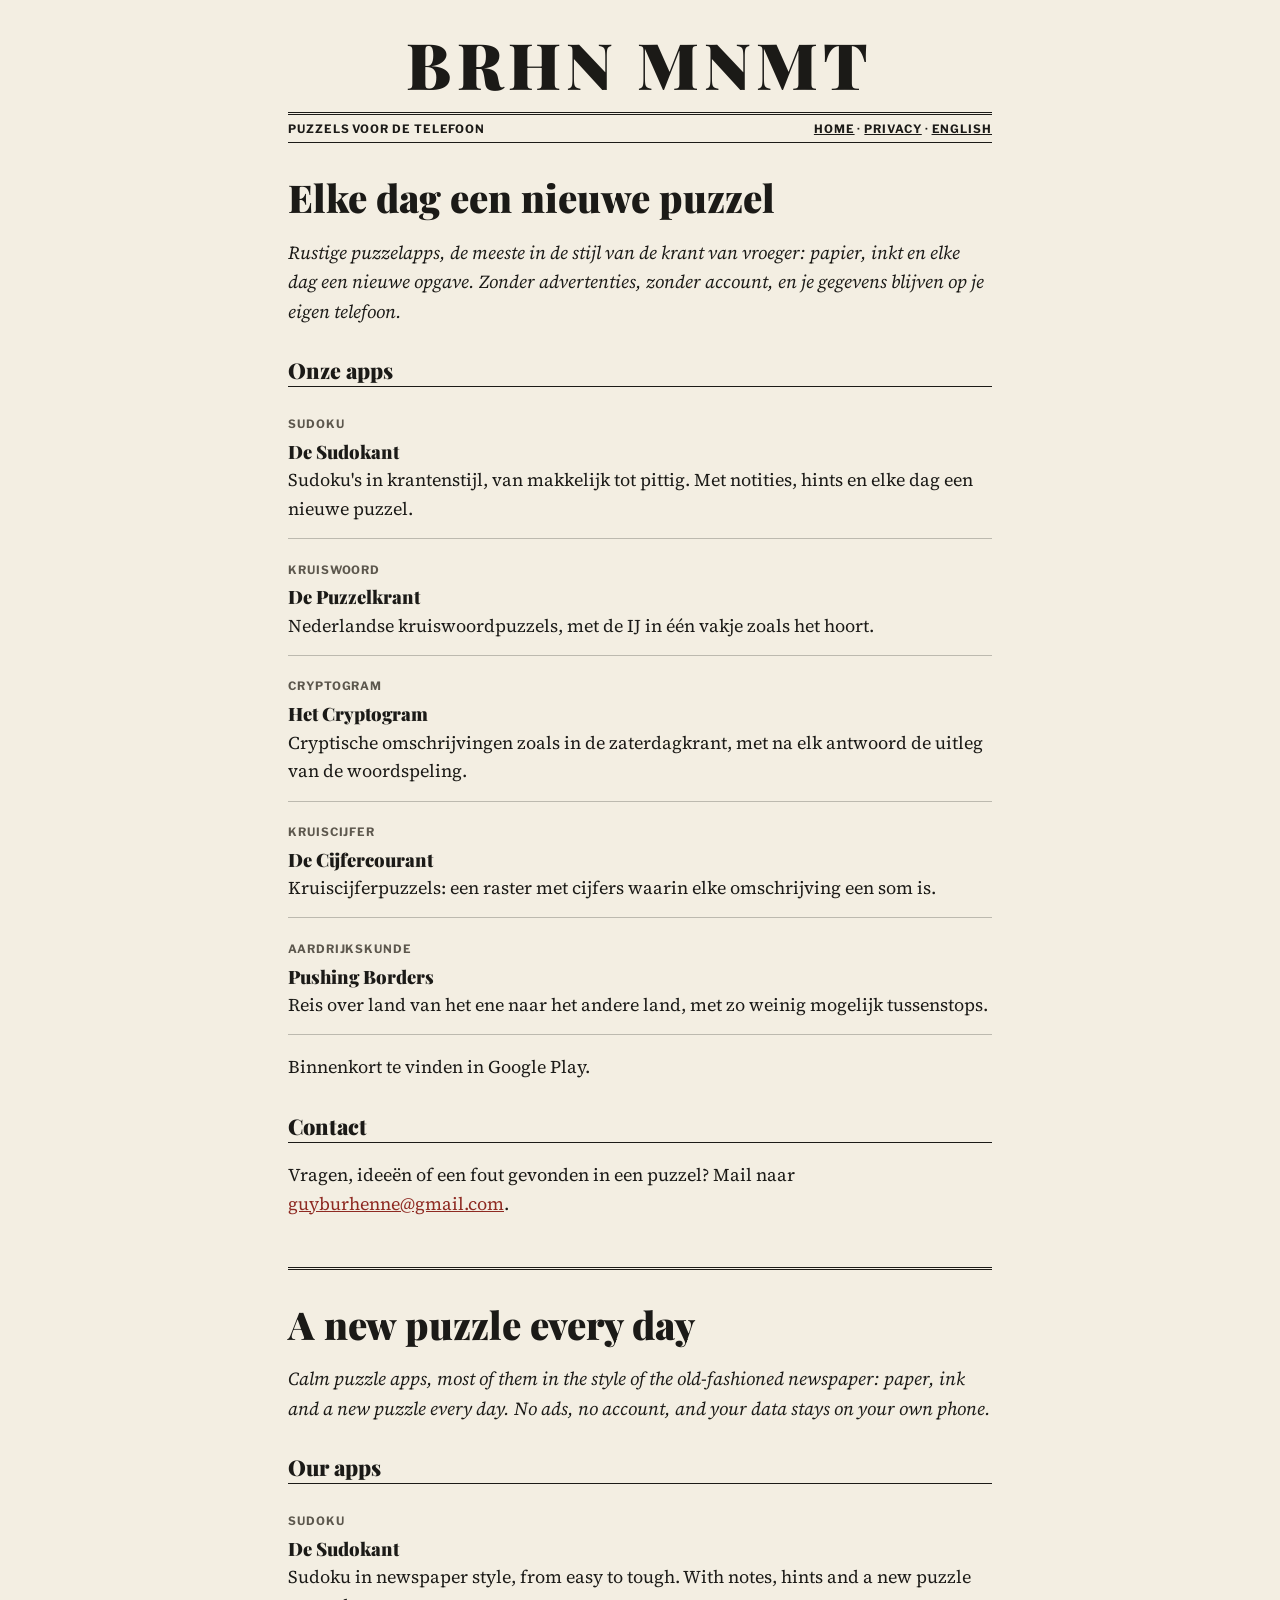
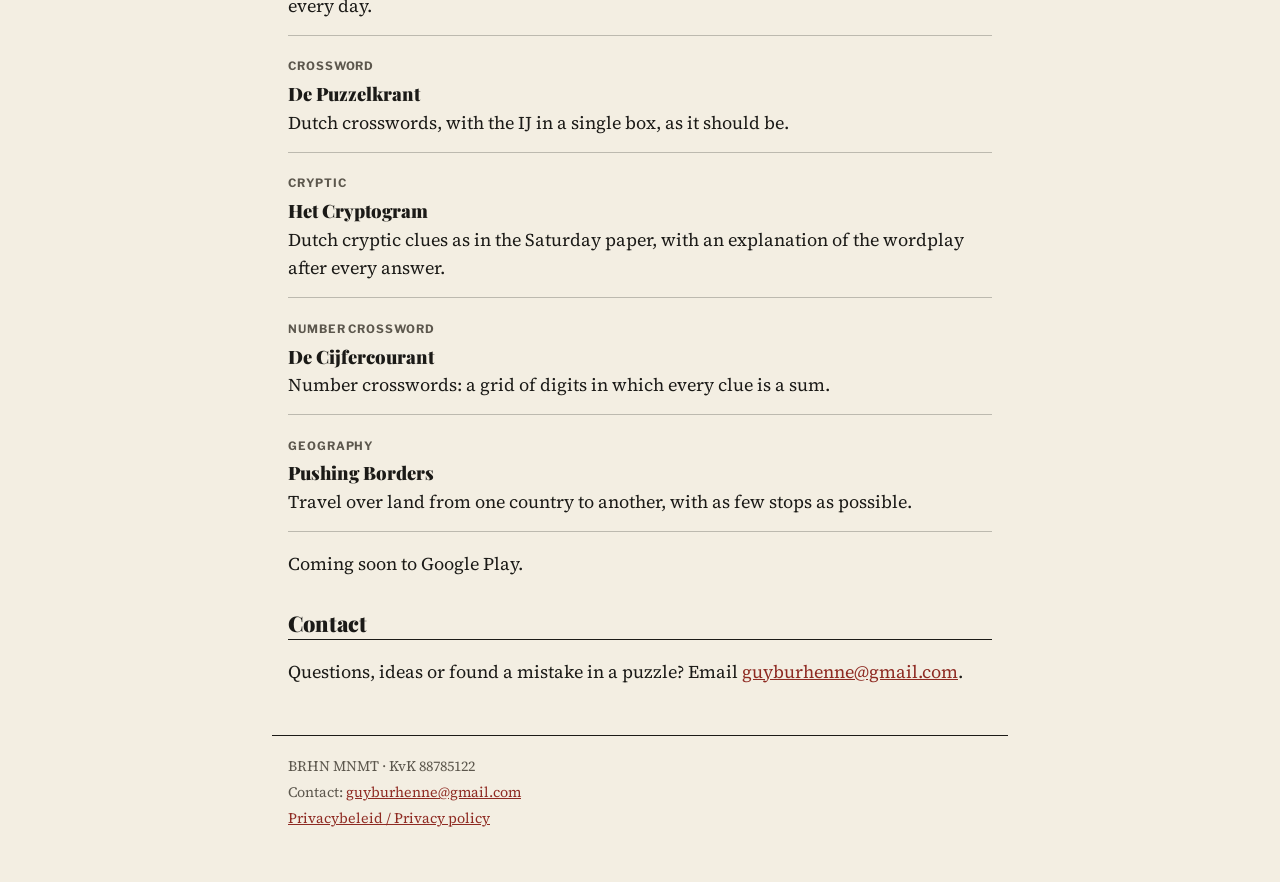
<file: index.html>
<!doctype html>
<html lang="nl">
<head>
<meta charset="utf-8">
<meta name="viewport" content="width=device-width, initial-scale=1">
<title>BRHN MNMT · Puzzelapps</title>
<meta name="description" content="Puzzelapps in krantenstijl van BRHN MNMT: sudoku, kruiswoord, cryptogram, kruiscijfer en aardrijkskunde.">
<link rel="stylesheet" href="/style.css">
</head>
<body>
<header class="masthead">
  <p class="name"><a href="/">BRHN MNMT</a></p>
  <div class="dateline"><span>Puzzels voor de telefoon</span><span><a href="/">Home</a> · <a href="/privacy/">Privacy</a> · <a href="#en">English</a></span></div>
</header>
<main>
<section lang="nl">
<h1>Elke dag een nieuwe puzzel</h1>
<p class="lead">Rustige puzzelapps, de meeste in de stijl van de krant van vroeger: papier, inkt en elke dag een nieuwe opgave. Zonder advertenties, zonder account, en je gegevens blijven op je eigen telefoon.</p>
<h2>Onze apps</h2>
<ul class="apps">
<li><span class="kicker">Sudoku</span><strong>De Sudokant</strong>Sudoku's in krantenstijl, van makkelijk tot pittig. Met notities, hints en elke dag een nieuwe puzzel.</li>
<li><span class="kicker">Kruiswoord</span><strong>De Puzzelkrant</strong>Nederlandse kruiswoordpuzzels, met de IJ in één vakje zoals het hoort.</li>
<li><span class="kicker">Cryptogram</span><strong>Het Cryptogram</strong>Cryptische omschrijvingen zoals in de zaterdagkrant, met na elk antwoord de uitleg van de woordspeling.</li>
<li><span class="kicker">Kruiscijfer</span><strong>De Cijfercourant</strong>Kruiscijferpuzzels: een raster met cijfers waarin elke omschrijving een som is.</li>
<li><span class="kicker">Aardrijkskunde</span><strong>Pushing Borders</strong>Reis over land van het ene naar het andere land, met zo weinig mogelijk tussenstops.</li>
</ul>
<p>Binnenkort te vinden in Google Play.</p>
<h2>Contact</h2>
<p>Vragen, ideeën of een fout gevonden in een puzzel? Mail naar <a href="mailto:guyburhenne@gmail.com">guyburhenne@gmail.com</a>.</p>
</section>
<section id="en" class="lang" lang="en">
<h1>A new puzzle every day</h1>
<p class="lead">Calm puzzle apps, most of them in the style of the old-fashioned newspaper: paper, ink and a new puzzle every day. No ads, no account, and your data stays on your own phone.</p>
<h2>Our apps</h2>
<ul class="apps">
<li><span class="kicker">Sudoku</span><strong>De Sudokant</strong>Sudoku in newspaper style, from easy to tough. With notes, hints and a new puzzle every day.</li>
<li><span class="kicker">Crossword</span><strong>De Puzzelkrant</strong>Dutch crosswords, with the IJ in a single box, as it should be.</li>
<li><span class="kicker">Cryptic</span><strong>Het Cryptogram</strong>Dutch cryptic clues as in the Saturday paper, with an explanation of the wordplay after every answer.</li>
<li><span class="kicker">Number crossword</span><strong>De Cijfercourant</strong>Number crosswords: a grid of digits in which every clue is a sum.</li>
<li><span class="kicker">Geography</span><strong>Pushing Borders</strong>Travel over land from one country to another, with as few stops as possible.</li>
</ul>
<p>Coming soon to Google Play.</p>
<h2>Contact</h2>
<p>Questions, ideas or found a mistake in a puzzle? Email <a href="mailto:guyburhenne@gmail.com">guyburhenne@gmail.com</a>.</p>
</section>
</main>
<footer>
  <p>BRHN MNMT · KvK 88785122</p>
  <p>Contact: <a href="mailto:guyburhenne@gmail.com">guyburhenne@gmail.com</a></p>
  <p><a href="/privacy/">Privacybeleid / Privacy policy</a></p>
</footer>
</body>
</html>
</file>
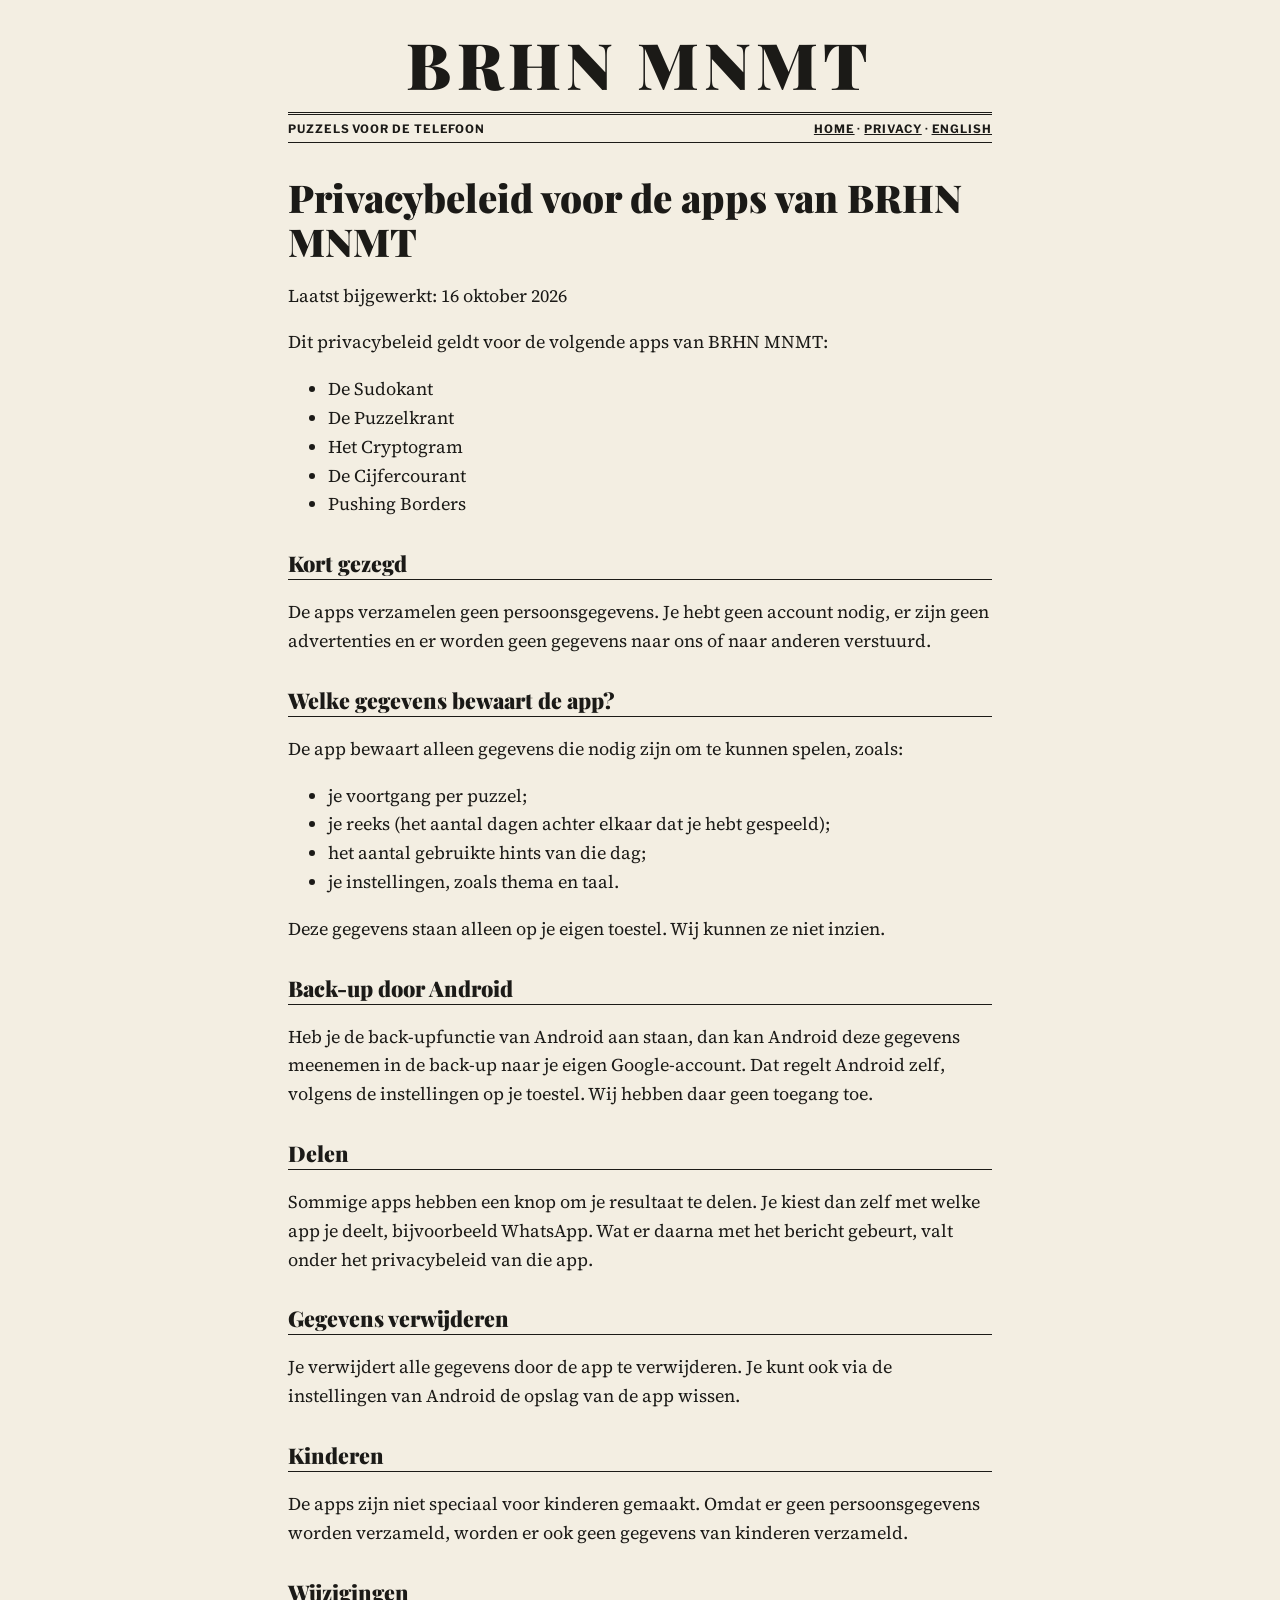
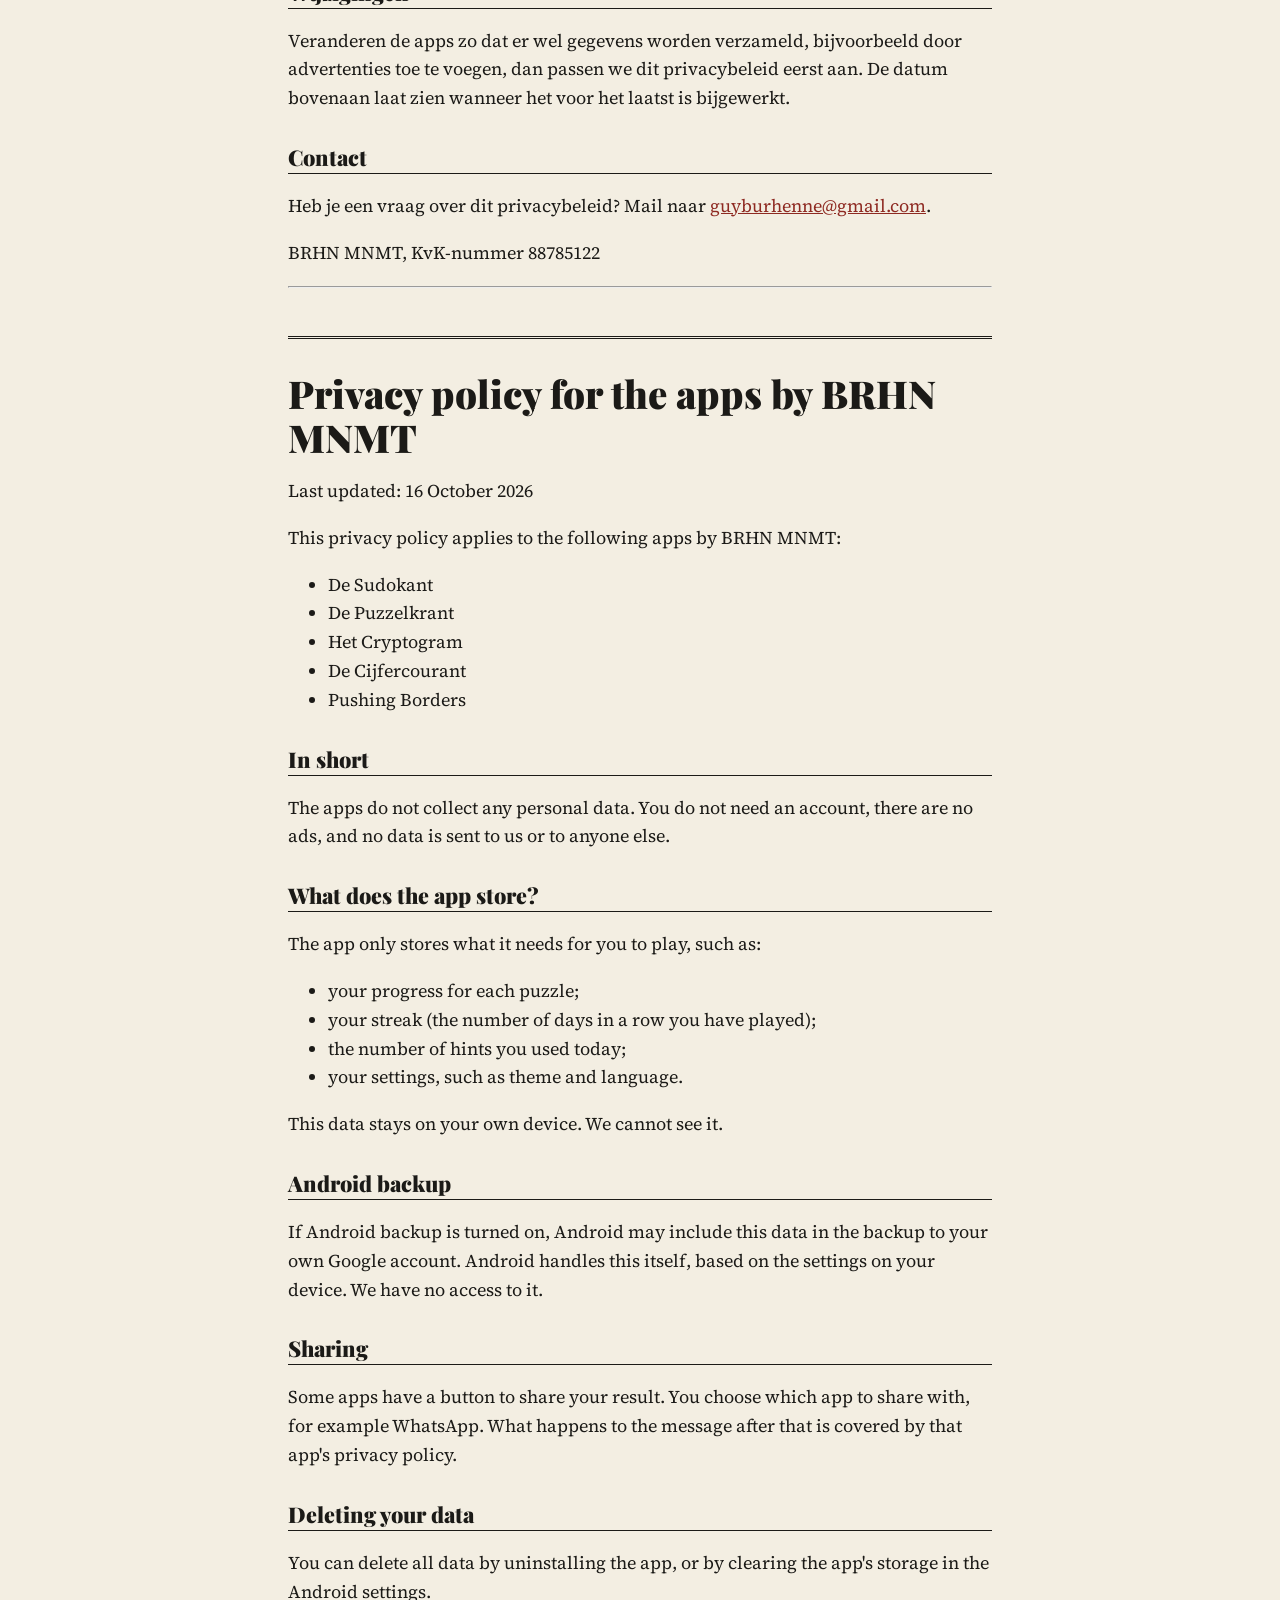
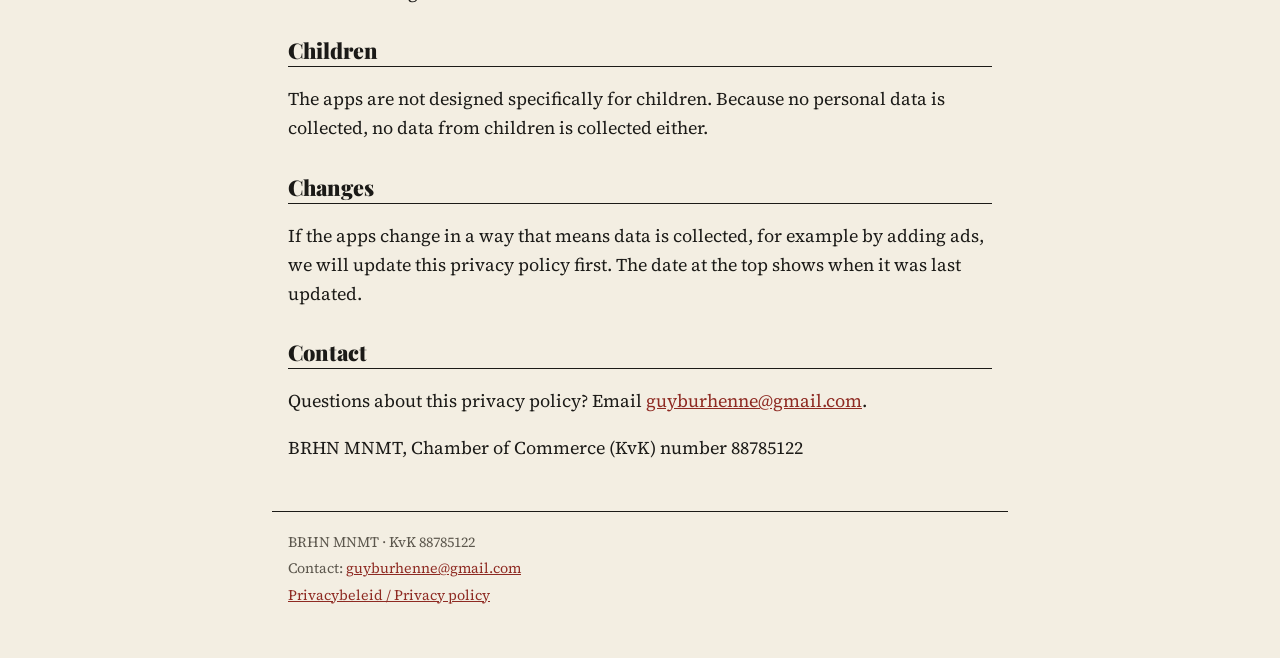
<file: privacy/index.html>
<!doctype html>
<html lang="nl">
<head>
<meta charset="utf-8">
<meta name="viewport" content="width=device-width, initial-scale=1">
<title>Privacybeleid · BRHN MNMT</title>
<meta name="description" content="Privacybeleid voor de apps van BRHN MNMT.">
<link rel="stylesheet" href="/style.css">
</head>
<body>
<header class="masthead">
  <p class="name"><a href="/">BRHN MNMT</a></p>
  <div class="dateline"><span>Puzzels voor de telefoon</span><span><a href="/">Home</a> · <a href="/privacy/">Privacy</a> · <a href="#en">English</a></span></div>
</header>
<main>
<section lang="nl">
<h1>Privacybeleid voor de apps van BRHN MNMT</h1>
<p>Laatst bijgewerkt: 16 oktober 2026</p>
<p>Dit privacybeleid geldt voor de volgende apps van BRHN MNMT:</p>
<ul>
<li>De Sudokant</li>
<li>De Puzzelkrant</li>
<li>Het Cryptogram</li>
<li>De Cijfercourant</li>
<li>Pushing Borders</li>
</ul>
<h2>Kort gezegd</h2>
<p>De apps verzamelen geen persoonsgegevens. Je hebt geen account nodig, er zijn geen advertenties en er worden geen gegevens naar ons of naar anderen verstuurd.</p>
<h2>Welke gegevens bewaart de app?</h2>
<p>De app bewaart alleen gegevens die nodig zijn om te kunnen spelen, zoals:</p>
<ul>
<li>je voortgang per puzzel;</li>
<li>je reeks (het aantal dagen achter elkaar dat je hebt gespeeld);</li>
<li>het aantal gebruikte hints van die dag;</li>
<li>je instellingen, zoals thema en taal.</li>
</ul>
<p>Deze gegevens staan alleen op je eigen toestel. Wij kunnen ze niet inzien.</p>
<h2>Back-up door Android</h2>
<p>Heb je de back-upfunctie van Android aan staan, dan kan Android deze gegevens meenemen in de back-up naar je eigen Google-account. Dat regelt Android zelf, volgens de instellingen op je toestel. Wij hebben daar geen toegang toe.</p>
<h2>Delen</h2>
<p>Sommige apps hebben een knop om je resultaat te delen. Je kiest dan zelf met welke app je deelt, bijvoorbeeld WhatsApp. Wat er daarna met het bericht gebeurt, valt onder het privacybeleid van die app.</p>
<h2>Gegevens verwijderen</h2>
<p>Je verwijdert alle gegevens door de app te verwijderen. Je kunt ook via de instellingen van Android de opslag van de app wissen.</p>
<h2>Kinderen</h2>
<p>De apps zijn niet speciaal voor kinderen gemaakt. Omdat er geen persoonsgegevens worden verzameld, worden er ook geen gegevens van kinderen verzameld.</p>
<h2>Wijzigingen</h2>
<p>Veranderen de apps zo dat er wel gegevens worden verzameld, bijvoorbeeld door advertenties toe te voegen, dan passen we dit privacybeleid eerst aan. De datum bovenaan laat zien wanneer het voor het laatst is bijgewerkt.</p>
<h2>Contact</h2>
<p>Heb je een vraag over dit privacybeleid? Mail naar <a href="mailto:guyburhenne@gmail.com">guyburhenne@gmail.com</a>.</p>
<p>BRHN MNMT, KvK-nummer 88785122</p>
<hr />
</section>
<section id="en" class="lang" lang="en">
<h1>Privacy policy for the apps by BRHN MNMT</h1>
<p>Last updated: 16 October 2026</p>
<p>This privacy policy applies to the following apps by BRHN MNMT:</p>
<ul>
<li>De Sudokant</li>
<li>De Puzzelkrant</li>
<li>Het Cryptogram</li>
<li>De Cijfercourant</li>
<li>Pushing Borders</li>
</ul>
<h2>In short</h2>
<p>The apps do not collect any personal data. You do not need an account, there are no ads, and no data is sent to us or to anyone else.</p>
<h2>What does the app store?</h2>
<p>The app only stores what it needs for you to play, such as:</p>
<ul>
<li>your progress for each puzzle;</li>
<li>your streak (the number of days in a row you have played);</li>
<li>the number of hints you used today;</li>
<li>your settings, such as theme and language.</li>
</ul>
<p>This data stays on your own device. We cannot see it.</p>
<h2>Android backup</h2>
<p>If Android backup is turned on, Android may include this data in the backup to your own Google account. Android handles this itself, based on the settings on your device. We have no access to it.</p>
<h2>Sharing</h2>
<p>Some apps have a button to share your result. You choose which app to share with, for example WhatsApp. What happens to the message after that is covered by that app's privacy policy.</p>
<h2>Deleting your data</h2>
<p>You can delete all data by uninstalling the app, or by clearing the app's storage in the Android settings.</p>
<h2>Children</h2>
<p>The apps are not designed specifically for children. Because no personal data is collected, no data from children is collected either.</p>
<h2>Changes</h2>
<p>If the apps change in a way that means data is collected, for example by adding ads, we will update this privacy policy first. The date at the top shows when it was last updated.</p>
<h2>Contact</h2>
<p>Questions about this privacy policy? Email <a href="mailto:guyburhenne@gmail.com">guyburhenne@gmail.com</a>.</p>
<p>BRHN MNMT, Chamber of Commerce (KvK) number 88785122</p>
</section>
</main>
<footer>
  <p>BRHN MNMT · KvK 88785122</p>
  <p>Contact: <a href="mailto:guyburhenne@gmail.com">guyburhenne@gmail.com</a></p>
  <p><a href="/privacy/">Privacybeleid / Privacy policy</a></p>
</footer>
</body>
</html>
</file>
<file: style.css>
@font-face { font-family: "Fraktur"; src: url("/fonts/UnifrakturMaguntia-Book.woff2") format("woff2"); font-display: swap; }
@font-face { font-family: "Krantkop"; src: url("/fonts/Krantkop-Black.woff2") format("woff2"); font-weight: 900; font-display: swap; }
@font-face { font-family: "Source Serif 4"; src: url("/fonts/SourceSerif4-Regular.woff2") format("woff2"); font-display: swap; }
@font-face { font-family: "Source Serif 4"; src: url("/fonts/SourceSerif4-Italic.woff2") format("woff2"); font-style: italic; font-display: swap; }
@font-face { font-family: "Libre Franklin"; src: url("/fonts/LibreFranklin-Bold.woff2") format("woff2"); font-weight: 700; font-display: swap; }

:root { --paper: #F3EEE2; --ink: #1B1A17; --soft: #5C574D; --rule: #1B1A17; --accent: #8E2A22; }
@media (prefers-color-scheme: dark) {
  :root { --paper: #1B1A17; --ink: #EDE7D9; --soft: #B3AB9B; --rule: #EDE7D9; --accent: #D9837A; }
}

* { box-sizing: border-box; }
html { -webkit-text-size-adjust: 100%; }
body { margin: 0; background: var(--paper); color: var(--ink); font: 18px/1.6 "Source Serif 4", Georgia, serif; }
main, header, footer { max-width: 46rem; margin: 0 auto; padding: 0 16px; }

.masthead { text-align: center; padding: 2rem 16px 0; }
.masthead .name { font-family: "Krantkop", Georgia, serif; font-weight: 900; font-size: clamp(2.2rem, 10vw, 4rem); letter-spacing: .08em; line-height: 1; margin: 0; }
.masthead .name a { color: inherit; text-decoration: none; }
.dateline { display: flex; justify-content: space-between; gap: 1rem; flex-wrap: wrap;
  border-top: 3px double var(--rule); border-bottom: 1px solid var(--rule);
  margin-top: 1rem; padding: .35rem 0; font: 700 .72rem/1.4 "Libre Franklin", Arial, sans-serif; letter-spacing: .08em; text-transform: uppercase; }
.dateline a { color: inherit; }

h1, h2, h3 { font-family: "Krantkop", Georgia, serif; font-weight: 900; line-height: 1.15; }
h1 { font-size: clamp(1.7rem, 6vw, 2.4rem); margin: 2rem 0 .5rem; }
h2 { font-size: 1.35rem; margin: 2rem 0 .4rem; border-bottom: 1px solid var(--rule); padding-bottom: .2rem; }
h3 { font-size: 1.12rem; margin: 1.5rem 0 .2rem; }
.lead { font-size: 1.15rem; font-style: italic; }
a { color: var(--accent); }

.apps { list-style: none; padding: 0; margin: 0; display: grid; gap: 0; }
.apps li { padding: .9rem 0; border-bottom: 1px solid color-mix(in srgb, var(--rule) 25%, transparent); }
.apps strong { font-family: "Krantkop", Georgia, serif; font-size: 1.15rem; display: block; }
.kicker { font: 700 .72rem/1.4 "Libre Franklin", Arial, sans-serif; letter-spacing: .08em; text-transform: uppercase; color: var(--soft); }

.lang { border-top: 3px double var(--rule); margin-top: 3rem; }
footer { border-top: 1px solid var(--rule); margin-top: 3rem; padding: 1rem 16px 3rem; font-size: .9rem; color: var(--soft); }
footer p { margin: .2rem 0; }
</file>
